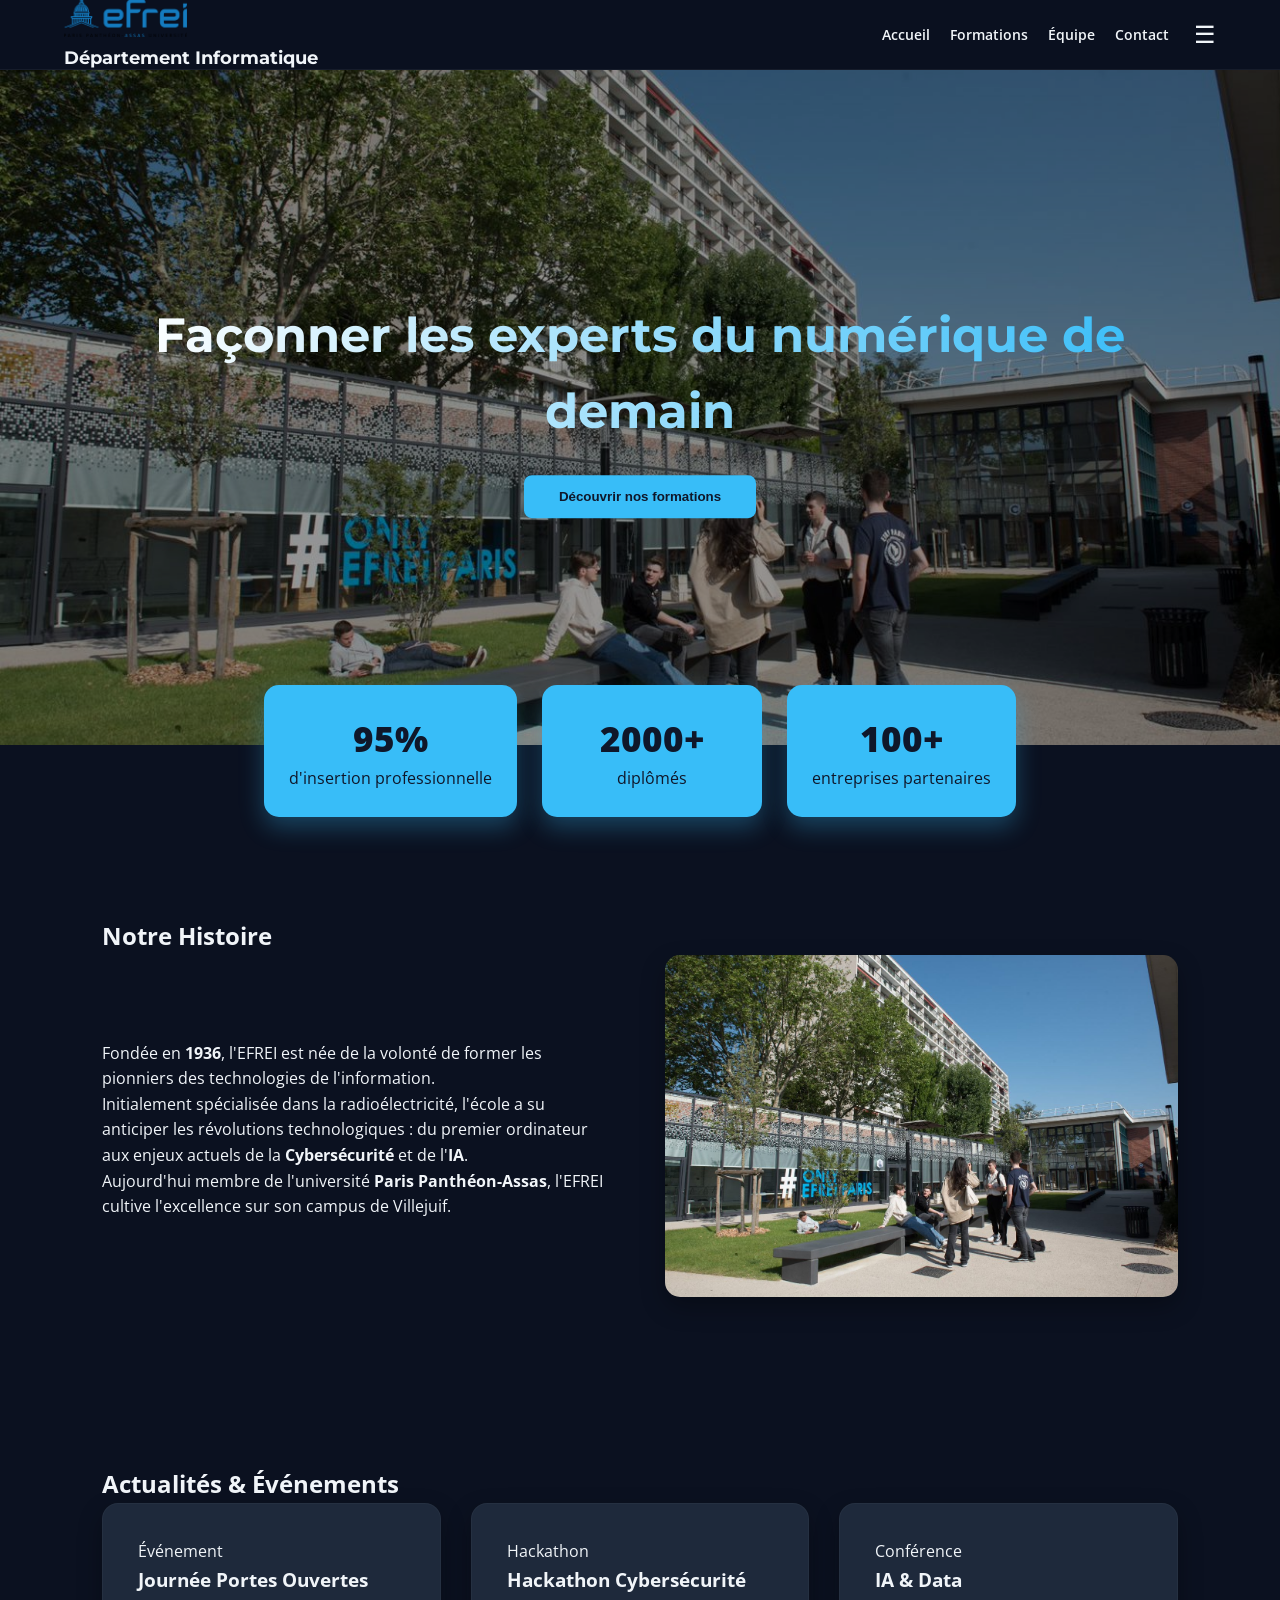
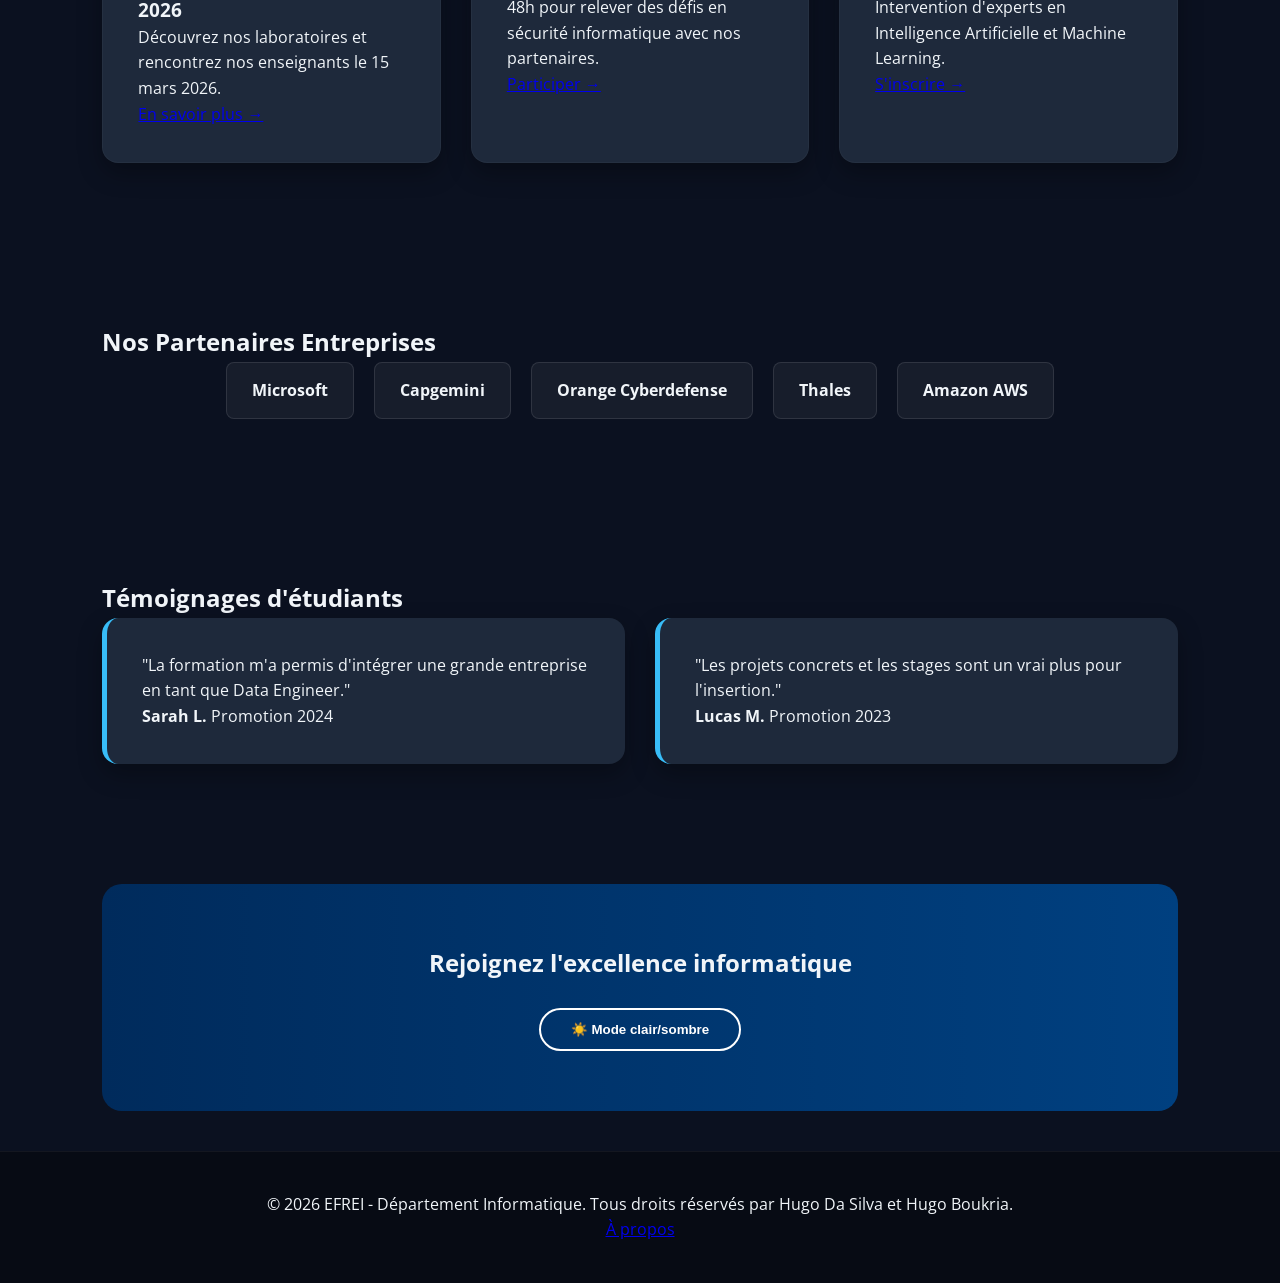
<file: index.html>
<!DOCTYPE html>
<html lang="fr">
<head>
    <meta charset="UTF-8">
    <meta name="viewport" content="width=device-width, initial-scale=1.0">
    <title>Département Informatique - EFREI</title>
    <link rel="stylesheet" href="css/style.css">
</head>

<body>

<header>
    <div class="logo-container">
        <img src="img/logo.jpg" alt="Logo EFREI">
        <h1>Département Informatique</h1>
    </div>

    <div class="nav-wrapper">
        <nav id="nav">
            <ul>
                <li><a href="index.html">Accueil</a></li>
                <li><a href="html/cours.html">Formations</a></li>
                <li><a href="html/equipe.html">Équipe</a></li>
                <li><a href="html/contact_propos.html">Contact</a></li>
            </ul>
        </nav>
        <div class="menu-toggle" onclick="toggleMenu()">☰</div>
    </div>
</header>

<section class="hero-carousel">
    <div class="carousel-container">
        <img id="carousel-image" src="img/campus.jpg" alt="Campus EFREI">
    </div>
    <div class="hero-overlay">
        <h2>Façonner les experts du numérique de demain</h2>
        <button onclick="location.href='html/cours.html'">Découvrir nos formations</button>
    </div>
</section>

<section class="stats-container">
    <div class="stat-card">
        <span class="stat-number">95%</span>
        <p class="stat-text">d'insertion professionnelle</p>
    </div>
    <div class="stat-card">
        <span class="stat-number">2000+</span>
        <p class="stat-text">diplômés</p>
    </div>
    <div class="stat-card">
        <span class="stat-number">100+</span>
        <p class="stat-text">entreprises partenaires</p>
    </div>
</section>

<section class="history-section">
    <div class="history-content">
        <h2>Notre Histoire</h2>
        <div class="history-grid">
            <div class="history-text">
                <p>Fondée en <strong>1936</strong>, l'EFREI est née de la volonté de former les pionniers des technologies de l'information.</p>
                <p>Initialement spécialisée dans la radioélectricité, l'école a su anticiper les révolutions technologiques : du premier ordinateur aux enjeux actuels de la <strong>Cybersécurité</strong> et de l'<strong>IA</strong>.</p>
                <p>Aujourd'hui membre de l'université <strong>Paris Panthéon-Assas</strong>, l'EFREI cultive l'excellence sur son campus de Villejuif.</p>
            </div>
            <div class="history-image">
                <img src="img/campus.jpg" alt="Campus EFREI">
            </div>
        </div>
    </div>
</section>

<section class="news-section">
    <h2>Actualités & Événements</h2>
    <div class="news-grid">
        <article class="news-card">
            <div class="news-badge">Événement</div>
            <h3>Journée Portes Ouvertes 2026</h3>
            <p>Découvrez nos laboratoires et rencontrez nos enseignants le 15 mars 2026.</p>
            <a href="#" class="news-link">En savoir plus →</a>
        </article>

        <article class="news-card">
            <div class="news-badge">Hackathon</div>
            <h3>Hackathon Cybersécurité</h3>
            <p>48h pour relever des défis en sécurité informatique avec nos partenaires.</p>
            <a href="#" class="news-link">Participer →</a>
        </article>

        <article class="news-card">
            <div class="news-badge">Conférence</div>
            <h3>IA & Data</h3>
            <p>Intervention d'experts en Intelligence Artificielle et Machine Learning.</p>
            <a href="#" class="news-link">S'inscrire →</a>
        </article>
    </div>
</section>

<section class="partners">
    <h2>Nos Partenaires Entreprises</h2>
    <div class="partners-grid">
        <div class="partner-item">Microsoft</div>
        <div class="partner-item">Capgemini</div>
        <div class="partner-item">Orange Cyberdefense</div>
        <div class="partner-item">Thales</div>
        <div class="partner-item">Amazon AWS</div>
    </div>
</section>

<section class="testimonials">
    <h2>Témoignages d'étudiants</h2>
    <div class="testimonial-grid">
        <div class="testimonial-card">
            <p class="quote">"La formation m'a permis d'intégrer une grande entreprise en tant que Data Engineer."</p>
            <div class="author">
                <strong>Sarah L.</strong>
                <span>Promotion 2024</span>
            </div>
        </div>

        <div class="testimonial-card">
            <p class="quote">"Les projets concrets et les stages sont un vrai plus pour l'insertion."</p>
            <div class="author">
                <strong>Lucas M.</strong>
                <span>Promotion 2023</span>
            </div>
        </div>
    </div>
</section>

<section class="cta-final">
    <div class="cta-content">
        <h2>Rejoignez l'excellence informatique</h2>
        <button class="mode-toggle-btn" onclick="toggleDarkMode()">☀️ Mode clair/sombre</button>
    </div>
</section>

<footer>
    <div class="footer-content">
        <p>© 2026 EFREI - Département Informatique. Tous droits réservés par Hugo Da Silva et Hugo Boukria.</p>
        <div class="footer-links">
            <a href="html/contact_propos.html" class="about-link">À propos</a>
        </div>
    </div>
</footer>

<script src="java/main.js"></script>
</body>
</html>
</file>
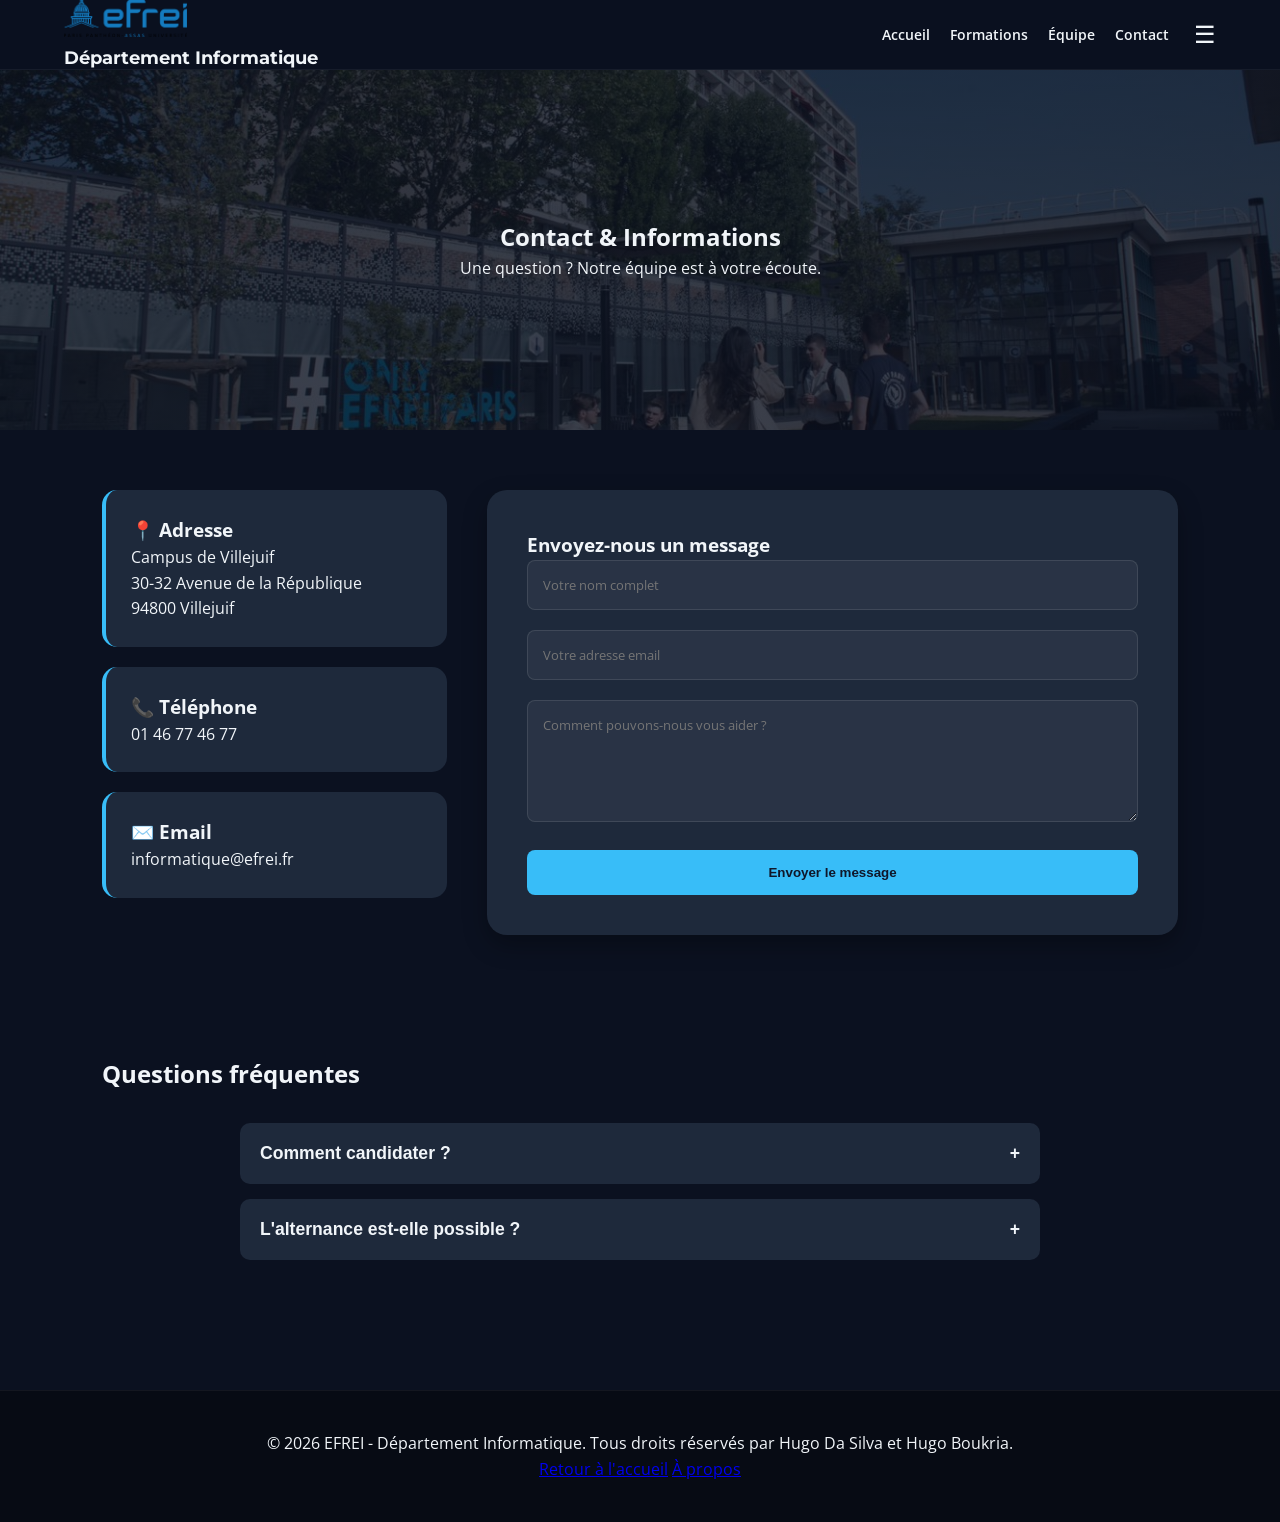
<file: html/contact_propos.html>
<!DOCTYPE html>
<html lang="fr">
<head>
    <meta charset="UTF-8">
    <meta name="viewport" content="width=device-width, initial-scale=1.0">
    <title>Contact & À propos - EFREI</title>
    <link rel="stylesheet" href="../css/style.css">
</head>

<body class="dark">

<header>
    <div class="logo-container">
        <img src="../img/logo.jpg" alt="Logo EFREI">
        <h1>Département Informatique</h1>
    </div>

    <div class="nav-wrapper">
        <nav id="nav">
            <ul>
                <li><a href="../index.html">Accueil</a></li>
                <li><a href="cours.html">Formations</a></li>
                <li><a href="equipe.html">Équipe</a></li>
                <li><a href="contact_propos.html">Contact</a></li>
            </ul>
        </nav>
        <div class="menu-toggle" onclick="toggleMenu()">☰</div>
    </div>
</header>

<section class="page-header contact-bg">
    <div class="overlay-text">
        <h2>Contact & Informations</h2>
        <p>Une question ? Notre équipe est à votre écoute.</p>
    </div>
</section>

<section class="contact-container">
    <div class="contact-info">
        <div class="info-card">
            <h3>📍 Adresse</h3>
            <p>Campus de Villejuif<br>30-32 Avenue de la République<br>94800 Villejuif</p>
        </div>
        <div class="info-card">
            <h3>📞 Téléphone</h3>
            <p>01 46 77 46 77</p>
        </div>
        <div class="info-card">
            <h3>✉️ Email</h3>
            <p>informatique@efrei.fr</p>
        </div>
    </div>

    <div class="contact-form-wrapper">
        <h3>Envoyez-nous un message</h3>
        <form id="contactForm" class="modern-form">
            <div class="form-group">
                <input type="text" id="nom" placeholder="Votre nom complet" required>
            </div>
            <div class="form-group">
                <input type="email" id="email" placeholder="Votre adresse email" required>
            </div>
            <div class="form-group">
                <textarea id="message" rows="5" placeholder="Comment pouvons-nous vous aider ?" required></textarea>
            </div>
            <button type="submit" class="submit-btn">Envoyer le message</button>
        </form>
    </div>
</section>

<section class="faq-section">
    <h2>Questions fréquentes</h2>
    <div class="faq-container">
        <div class="faq-item">
            <button class="faq-question" onclick="toggleFAQ(this)">Comment candidater ? <span>+</span></button>
            <div class="faq-answer">
                <p>Les candidatures se font principalement via Parcoursup pour les bacheliers ou via notre portail d'admission pour les admissions parallèles.</p>
            </div>
        </div>
        <div class="faq-item">
            <button class="faq-question" onclick="toggleFAQ(this)">L'alternance est-elle possible ? <span>+</span></button>
            <div class="faq-answer">
                <p>Oui, l'alternance est disponible à partir de la 3ème année de Bachelor et durant tout le Cycle Ingénieur.</p>
            </div>
        </div>
    </div>
</section>

<footer>
    <div class="footer-content">
        <p>© 2026 EFREI - Département Informatique. Tous droits réservés par Hugo Da Silva et Hugo Boukria.</p>
        <div class="footer-links">
            <a href="../index.html" class="about-link">Retour à l'accueil</a>
            <a href="contact_propos.html" class="about-link">À propos</a>
        </div>
    </div>
</footer>

<script src="../java/main.js"></script>
<script>
    // Petit script local pour l'accordéon FAQ
    function toggleFAQ(button) {
        const answer = button.nextElementSibling;
        const span = button.querySelector('span');
        
        if (answer.style.display === "block") {
            answer.style.display = "none";
            span.innerText = "+";
        } else {
            answer.style.display = "block";
            span.innerText = "-";
        }
    }
</script>
</body>
</html>
</file>
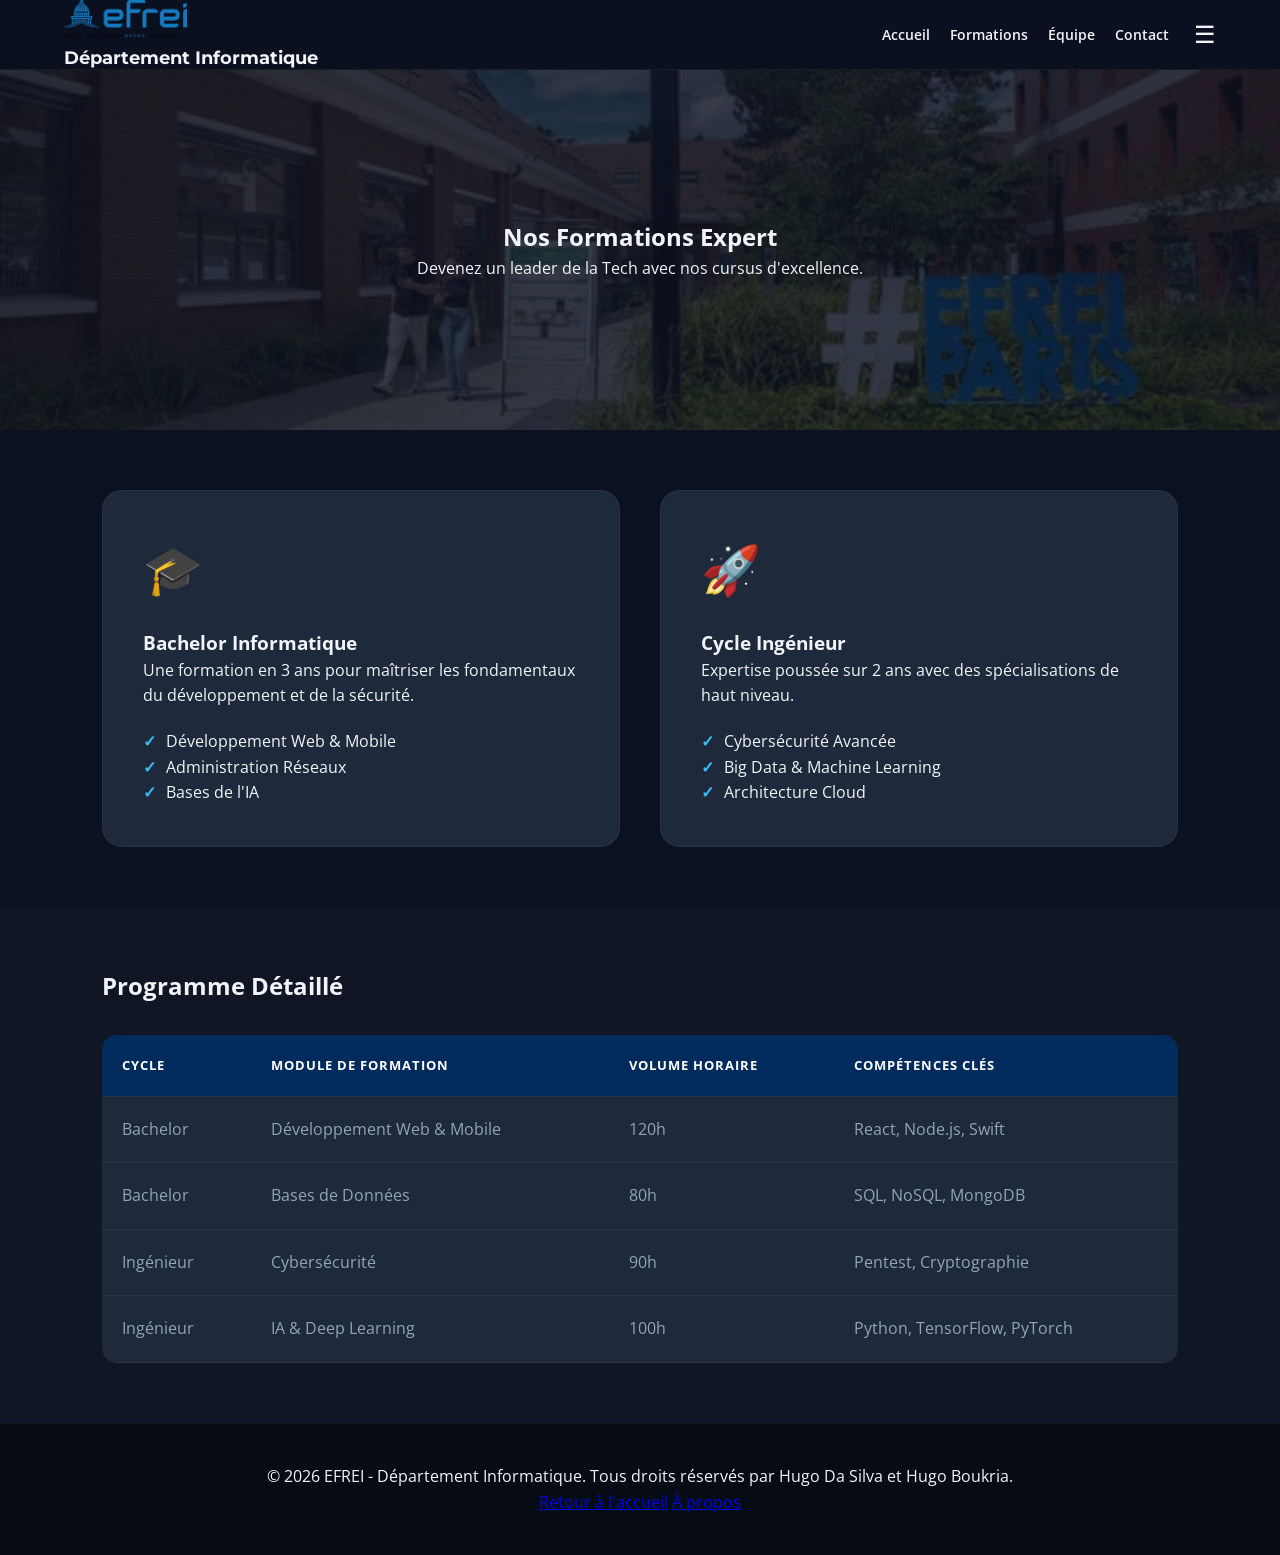
<file: html/cours.html>
<!DOCTYPE html>
<html lang="fr">
<head>
    <meta charset="UTF-8">
    <meta name="viewport" content="width=device-width, initial-scale=1.0">
    <title>Formations - EFREI</title>
    <link rel="stylesheet" href="../css/style.css">
</head>

<body class="dark">

<header>
    <div class="logo-container">
        <img src="../img/logo.jpg" alt="Logo EFREI">
        <h1>Département Informatique</h1>
    </div>

    <div class="nav-wrapper">
        <nav id="nav">
            <ul>
                <li><a href="../index.html">Accueil</a></li>
                <li><a href="cours.html">Formations</a></li>
                <li><a href="equipe.html">Équipe</a></li>
                <li><a href="contact_propos.html">Contact</a></li>
            </ul>
        </nav>
        <div class="menu-toggle" onclick="toggleMenu()">☰</div>
    </div>
</header>

<section class="page-header">
    <div class="overlay-text">
        <h2>Nos Formations Expert</h2>
        <p>Devenez un leader de la Tech avec nos cursus d'excellence.</p>
    </div>
</section>

<section class="formations-grid-section">
    <div class="formations-container">
        <div class="formation-card">
            <div class="card-icon">🎓</div>
            <h3>Bachelor Informatique</h3>
            <p>Une formation en 3 ans pour maîtriser les fondamentaux du développement et de la sécurité.</p>
            <ul>
                <li>Développement Web & Mobile</li>
                <li>Administration Réseaux</li>
                <li>Bases de l'IA</li>
            </ul>
        </div>

        <div class="formation-card">
            <div class="card-icon">🚀</div>
            <h3>Cycle Ingénieur</h3>
            <p>Expertise poussée sur 2 ans avec des spécialisations de haut niveau.</p>
            <ul>
                <li>Cybersécurité Avancée</li>
                <li>Big Data & Machine Learning</li>
                <li>Architecture Cloud</li>
            </ul>
        </div>
    </div>
</section>

<section class="program-table-section">
    <h2>Programme Détaillé</h2>
    <div class="table-container">
        <table class="modern-table">
            <thead>
                <tr>
                    <th>Cycle</th>
                    <th>Module de Formation</th>
                    <th>Volume Horaire</th>
                    <th>Compétences Clés</th>
                </tr>
            </thead>
            <tbody>
                <tr>
                    <td>Bachelor</td>
                    <td>Développement Web & Mobile</td>
                    <td>120h</td>
                    <td>React, Node.js, Swift</td>
                </tr>
                <tr>
                    <td>Bachelor</td>
                    <td>Bases de Données</td>
                    <td>80h</td>
                    <td>SQL, NoSQL, MongoDB</td>
                </tr>
                <tr>
                    <td>Ingénieur</td>
                    <td>Cybersécurité</td>
                    <td>90h</td>
                    <td>Pentest, Cryptographie</td>
                </tr>
                <tr>
                    <td>Ingénieur</td>
                    <td>IA & Deep Learning</td>
                    <td>100h</td>
                    <td>Python, TensorFlow, PyTorch</td>
                </tr>
            </tbody>
        </table>
    </div>
</section>

<footer>
    <div class="footer-content">
        <p>© 2026 EFREI - Département Informatique. Tous droits réservés par Hugo Da Silva et Hugo Boukria.</p>
        <div class="footer-links">
            <a href="../index.html" class="about-link">Retour à l'accueil</a>
            <a href="contact_propos.html" class="about-link">À propos</a>
        </div>
    </div>
</footer>

<script src="../java/main.js"></script>
</body>
</html>
</file>
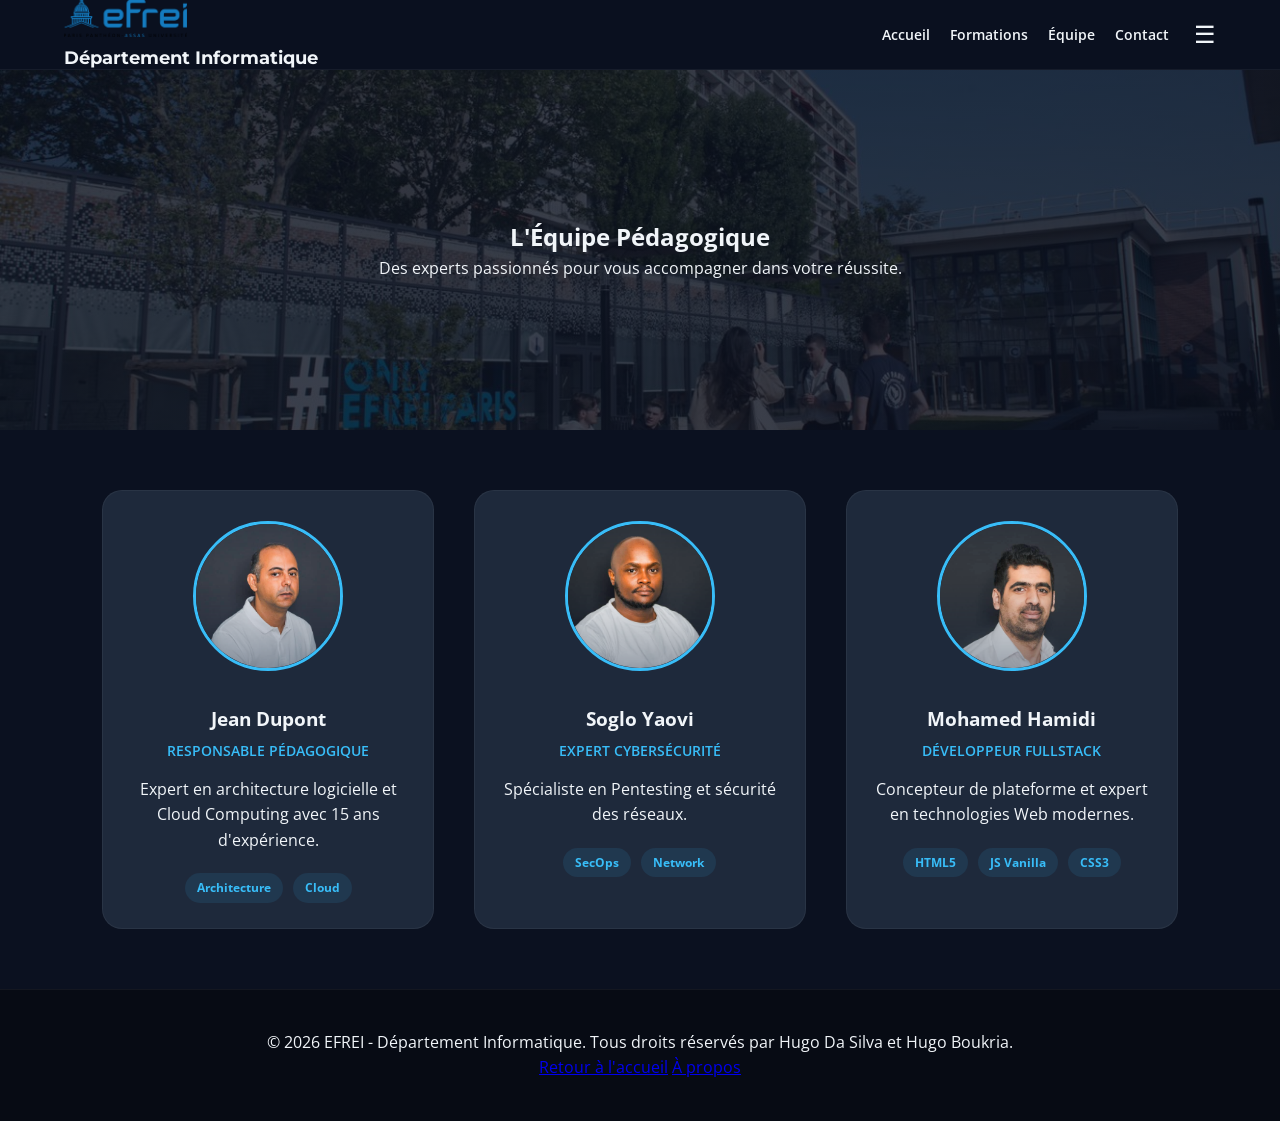
<file: html/equipe.html>
<!DOCTYPE html>
<html lang="fr">
<head>
    <meta charset="UTF-8">
    <meta name="viewport" content="width=device-width, initial-scale=1.0">
    <title>Équipe - EFREI</title>
    <link rel="stylesheet" href="../css/style.css">
</head>

<body class="dark">

<header>
    <div class="logo-container">
        <img src="../img/logo.jpg" alt="Logo EFREI">
        <h1>Département Informatique</h1>
    </div>

    <div class="nav-wrapper">
        <nav id="nav">
            <ul>
                <li><a href="../index.html">Accueil</a></li>
                <li><a href="cours.html">Formations</a></li>
                <li><a href="equipe.html">Équipe</a></li>
                <li><a href="contact_propos.html">Contact</a></li>
            </ul>
        </nav>
        <div class="menu-toggle" onclick="toggleMenu()">☰</div>
    </div>
</header>

<section class="page-header team-bg">
    <div class="overlay-text">
        <h2>L'Équipe Pédagogique</h2>
        <p>Des experts passionnés pour vous accompagner dans votre réussite.</p>
    </div>
</section>

<section class="team-section">
    <div class="team-grid">
        <div class="team-card">
            <div class="member-image">
                <img src="../img/prof1.jpg" alt="Nom du Professionnel">
            </div>
            <div class="member-info">
                <h3>Jean Dupont</h3>
                <span class="member-role">Responsable Pédagogique</span>
                <p>Expert en architecture logicielle et Cloud Computing avec 15 ans d'expérience.</p>
                <div class="member-tech">
                    <span>Architecture</span> <span>Cloud</span>
                </div>
            </div>
        </div>

        <div class="team-card">
            <div class="member-image">
                <img src="../img/prof3.jpg" alt="Nom du Professionnel">
            </div>
            <div class="member-info">
                <h3>Soglo Yaovi</h3>
                <span class="member-role">Expert Cybersécurité</span>
                <p>Spécialiste en Pentesting et sécurité des réseaux.</p>
                <div class="member-tech">
                    <span>SecOps</span> <span>Network</span>
                </div>
            </div>
        </div>

        <div class="team-card">
            <div class="member-image">
                <img src="../img/prof2.jpg" alt="Nom du Professionnel">
            </div>
            <div class="member-info">
                <h3>Mohamed Hamidi</h3>
                <span class="member-role">Développeur Fullstack</span>
                <p>Concepteur de plateforme et expert en technologies Web modernes.</p>
                <div class="member-tech">
                    <span>HTML5</span> <span>JS Vanilla</span> <span>CSS3</span>
                </div>
            </div>
        </div>
    </div>
</section>



<footer>
    <div class="footer-content">
        <p>© 2026 EFREI - Département Informatique. Tous droits réservés par Hugo Da Silva et Hugo Boukria.</p>
        <div class="footer-links">
            <a href="../index.html" class="about-link">Retour à l'accueil</a>
            <a href="contact_propos.html" class="about-link">À propos</a>
        </div>
    </div>
</footer>

<script src="../java/main.js"></script>
</body>

</html>
</file>
<file: css/style.css>
/* --- POLICES ET VARIABLES (FORCE DARK MODE PAR DÉFAUT) --- */
@import url('https://fonts.googleapis.com/css2?family=Montserrat:wght@600;700;800&family=Open+Sans:wght@400;600&display=swap');

:root {
    --bg-color: #0b1120;           
    --card-bg: #1e293b;            
    --primary-color: #002b5c;      
    --secondary-color: #38bdf8;    
    --text-color: #f1f5f9;         
    --text-muted: #94a3b8;
    --transition: 0.3s cubic-bezier(0.4, 0, 0.2, 1);
    --shadow: 0 10px 25px rgba(0, 0, 0, 0.3);
}

/* --- AJOUT : VARIABLES POUR LE MODE CLAIR --- */
body.light {
    --bg-color: #f8fafc;
    --card-bg: #ffffff;
    --text-color: #1e293b;
    --text-muted: #64748b;
    --shadow: 0 10px 25px rgba(0, 0, 0, 0.05);
}

* { margin: 0; padding: 0; box-sizing: border-box; }

body {
    font-family: 'Open Sans', sans-serif;
    background-color: var(--bg-color);
    color: var(--text-color);
    line-height: 1.6;
    /* Ajout d'une transition pour un passage fluide entre les modes */
    transition: background var(--transition), color var(--transition);
}

/* --- HEADER --- */
header {
    display: flex;
    justify-content: space-between;
    align-items: center;
    padding: 0 5%;
    height: 70px;
    background: rgba(11, 17, 32, 0.95);
    backdrop-filter: blur(12px);
    position: sticky;
    top: 0;
    z-index: 1000;
    border-bottom: 1px solid rgba(255, 255, 255, 0.05);
}

/* Ajustement du header en mode clair */
body.light header {
    background: rgba(248, 250, 252, 0.95);
    border-bottom: 1px solid rgba(0, 0, 0, 0.1);
}

.logo-container img { height: 40px; margin-right: 12px; }
.logo-container h1 { font-family: 'Montserrat'; font-size: 1.1rem; }

.nav-wrapper { display: flex; align-items: center; gap: 25px; }
nav ul { display: flex; list-style: none; gap: 20px; }
nav a { color: var(--text-color); text-decoration: none; font-weight: 600; font-size: 0.9rem; transition: var(--transition); }
nav a:hover { color: var(--secondary-color); }

.menu-toggle { font-size: 24px; cursor: pointer; color: var(--text-color); }

/* --- HERO CAROUSEL --- */
.hero-carousel {
    position: relative;
    height: 75vh;
    width: 100%;
    overflow: hidden;
}

.carousel-container {
    width: 100%;
    height: 100%;
    background: #000;
}

#carousel-image {
    width: 100%;
    height: 100%;
    object-fit: cover;
    opacity: 0.6; 
    transition: opacity 0.5s ease-in-out;
}

.hero-overlay {
    position: absolute;
    top: 50%;
    left: 50%;
    transform: translate(-50%, -50%);
    text-align: center;
    width: 80%;
    z-index: 10;
}

.hero-overlay h2 {
    font-family: 'Montserrat';
    font-size: 3rem;
    margin-bottom: 25px;
    background: linear-gradient(to right, #fff, var(--secondary-color));
    -webkit-background-clip: text;
    background-clip: text;
    color: transparent;
}

.hero-overlay button {
    padding: 14px 35px;
    border: none;
    background: var(--secondary-color);
    color: #0f172a;
    font-weight: 700;
    border-radius: 8px;
    cursor: pointer;
    transition: var(--transition);
}

.hero-overlay button:hover {
    transform: translateY(-3px);
    box-shadow: 0 0 20px rgba(56, 189, 248, 0.5);
}

/* --- STATS OVERLAP --- */
.stats-container {
    display: flex;
    justify-content: center;
    gap: 25px;
    margin-top: -60px;
    padding: 0 8%;
    position: relative;
    z-index: 15;
}

.stat-card {
    background: var(--secondary-color);
    color: #0f172a;
    padding: 25px;
    border-radius: 15px;
    text-align: center;
    min-width: 220px;
    box-shadow: 0 10px 25px rgba(56, 189, 248, 0.3);
}

.stat-number { font-size: 2.2rem; font-weight: 800; display: block; }

/* --- HISTORY & SECTIONS --- */
.history-section { 
    padding: 100px 8% 80px; 
}
.history-grid { 
    display: grid; 
    grid-template-columns: 1fr 1fr; 
    gap: 50px; 
    align-items: center; 
}
.history-image img { width: 100%; 
    border-radius: 15px; 
    box-shadow: var(--shadow); 
}

.news-section, .partners, .testimonials { 
    padding: 80px 8%; 
}
.news-grid { 
    display: grid; 
    grid-template-columns: repeat(auto-fit, minmax(300px, 1fr)); 
    gap: 30px; 
}
.news-card { 
    background: var(--card-bg); 
    padding: 35px; 
    border-radius: 16px; 
    box-shadow: var(--shadow); 
    border: 1px solid rgba(255, 255, 255, 0.03); 
}

.partners-grid { 
    display: flex; 
    justify-content: center; 
    flex-wrap: wrap; 
    gap: 20px; 
}
.partner-item {
     background: rgba(255, 255, 255, 0.05); 
     padding: 15px 25px; 
     border-radius: 8px; 
     font-weight: bold; 
     border: 1px solid rgba(255, 255, 255, 0.1); 
    }

/* Ajustement des items partenaires en mode clair */
body.light .partner-item {
    background: rgba(0, 0, 0, 0.05);
    border-color: rgba(0, 0, 0, 0.1);
}

.testimonial-grid { 
    display: grid; 
    grid-template-columns: repeat(auto-fit, minmax(320px, 1fr)); 
    gap: 30px; 
}
.testimonial-card { 
    background: var(--card-bg); 
    padding: 35px; border-radius: 16px; 
    border-left: 5px solid var(--secondary-color); 
    box-shadow: var(--shadow); 
}

/* --- FOOTER --- */
.cta-final { 
    padding: 60px 8%; 
    text-align: center; 
    background: linear-gradient(to right, var(--primary-color), #004080); 
    margin: 40px 8%; 
    border-radius: 20px; 
}

/* --- AJOUT : STYLE DU BOUTON TOGGLE --- */
.mode-toggle-btn {
    background: transparent;
    border: 2px solid white;
    color: white;
    padding: 12px 30px;
    border-radius: 50px;
    font-weight: bold;
    cursor: pointer;
    margin-top: 25px;
    transition: var(--transition);
}

.mode-toggle-btn:hover {
    transform: scale(1.05);
    background: white;
    color: var(--primary-color);
}

/* Ajustement du bouton quand le mode clair est actif */
body.light .mode-toggle-btn {
    border-color: var(--primary-color);
    color: var(--primary-color);
}

body.light .mode-toggle-btn:hover {
    background: var(--primary-color);
    color: white;
}

footer { 
    padding: 40px 8%; 
    background: #070b14; 
    text-align: center; 
    border-top: 1px solid rgba(255, 255, 255, 0.05); 
}

/* Ajustement footer mode clair */
body.light footer {
    background: #f1f5f9;
}

@media (max-width: 900px) {
    .nav-wrapper nav { 
        display: none; 
    }
    .history-grid { 
        grid-template-columns: 1fr; 
    }
    .stats-container { 
        flex-direction: column; 
        align-items: center; 
        margin-top: -30px; 
    }
    .hero-overlay h2 { 
        font-size: 2rem; 
    }
}

/* --- PAGE FORMATIONS --- */
.page-header {
    height: 40vh;
    background: linear-gradient(rgba(11, 17, 32, 0.8), rgba(11, 17, 32, 0.8)), url('../img/campus2.jpg') center/cover;
    display: flex;
    align-items: center;
    justify-content: center;
    text-align: center;
}

.formations-grid-section { padding: 60px 8%; }

.formations-container {
    display: grid;
    grid-template-columns: repeat(auto-fit, minmax(350px, 1fr));
    gap: 40px;
}

.formation-card {
    background: var(--card-bg);
    padding: 40px;
    border-radius: 20px;
    border: 1px solid rgba(255,255,255,0.05);
    transition: var(--transition);
}

.formation-card:hover { transform: translateY(-10px); border-color: var(--secondary-color); }

.card-icon { font-size: 3rem; margin-bottom: 20px; }

.formation-card ul {
    list-style: none;
    margin-top: 20px;
    text-align: left;
}

.formation-card li::before {
    content: "✓";
    color: var(--secondary-color);
    margin-right: 10px;
    font-weight: bold;
}

/* --- TABLEAU MODERNE --- */
.program-table-section { padding: 60px 8%; background: rgba(255,255,255,0.02); }

.table-container { overflow-x: auto; margin-top: 30px; }

.modern-table {
    width: 100%;
    border-collapse: collapse;
    background: var(--card-bg);
    border-radius: 15px;
    overflow: hidden;
}

.modern-table th, .modern-table td {
    padding: 20px;
    text-align: left;
    border-bottom: 1px solid rgba(255,255,255,0.05);
}

.modern-table th {
    background: var(--primary-color);
    color: white;
    text-transform: uppercase;
    font-size: 0.8rem;
    letter-spacing: 1px;
}

.modern-table tr:hover { background: rgba(56, 189, 248, 0.05); }

.modern-table td { color: var(--text-muted); }

/* --- PAGE ÉQUIPE --- */
.team-bg {
    background: linear-gradient(rgba(11, 17, 32, 0.8), rgba(11, 17, 32, 0.8)), url('../img/campus.jpg') center/cover !important;
}

.team-section { padding: 60px 8%; }

.team-grid {
    display: grid;
    grid-template-columns: repeat(auto-fit, minmax(300px, 1fr));
    gap: 40px;
}

.team-card {
    background: var(--card-bg);
    border-radius: 20px;
    overflow: hidden;
    text-align: center;
    border: 1px solid rgba(255,255,255,0.05);
    transition: var(--transition);
}

.team-card:hover {
    transform: translateY(-10px);
    border-color: var(--secondary-color);
}

.member-image {
    padding: 30px 30px 0;
}

.member-image img {
    width: 150px;
    height: 150px;
    border-radius: 50%; 
    object-fit: cover;
    border: 3px solid var(--secondary-color);
}

.member-info { padding: 25px; }

.member-info h3 { margin-bottom: 5px; color: var(--text-color); }

.member-role {
    display: block;
    color: var(--secondary-color);
    font-weight: 600;
    font-size: 0.9rem;
    margin-bottom: 15px;
    text-transform: uppercase;
}

.member-tech {
    display: flex;
    justify-content: center;
    gap: 10px;
    margin-top: 20px;
    flex-wrap: wrap;
}

.member-tech span {
    background: rgba(56, 189, 248, 0.1);
    color: var(--secondary-color);
    padding: 5px 12px;
    border-radius: 15px;
    font-size: 0.75rem;
    font-weight: bold;
}

.project-details { padding: 40px 8% 80px; }

/* --- PAGE CONTACT --- */
.contact-bg {
    background: linear-gradient(rgba(11, 17, 32, 0.8), rgba(11, 17, 32, 0.8)), url('../img/campus.jpg') center/cover !important;
}

.contact-container {
    display: grid;
    grid-template-columns: 1fr 2fr;
    gap: 40px;
    padding: 60px 8%;
}

.contact-info {
    display: flex;
    flex-direction: column;
    gap: 20px;
}

.info-card {
    background: var(--card-bg);
    padding: 25px;
    border-radius: 15px;
    border-left: 4px solid var(--secondary-color);
}

.contact-form-wrapper {
    background: var(--card-bg);
    padding: 40px;
    border-radius: 20px;
    box-shadow: var(--shadow);
}

.modern-form .form-group {
    margin-bottom: 20px;
}

.modern-form input, .modern-form textarea {
    width: 100%;
    padding: 15px;
    background: rgba(255, 255, 255, 0.05);
    border: 1px solid rgba(255, 255, 255, 0.1);
    border-radius: 8px;
    color: var(--text-color);
    font-family: inherit;
}

/* Ajustement des champs de formulaire en mode clair */
body.light .modern-form input, 
body.light .modern-form textarea {
    background: rgba(0, 0, 0, 0.03);
    border-color: rgba(0, 0, 0, 0.1);
}

.submit-btn {
    width: 100%;
    padding: 15px;
    background: var(--secondary-color);
    color: #0f172a;
    font-weight: bold;
    border: none;
    border-radius: 8px;
    cursor: pointer;
    transition: 0.3s;
}

.submit-btn:hover {
    transform: scale(1.02);
    box-shadow: 0 0 20px rgba(56, 189, 248, 0.4);
}

/* --- FAQ --- */
.faq-section { padding: 60px 8% 100px; }
.faq-container { max-width: 800px; margin: 30px auto; }

.faq-item {
    background: var(--card-bg);
    margin-bottom: 15px;
    border-radius: 10px;
    overflow: hidden;
}

.faq-question {
    width: 100%;
    padding: 20px;
    text-align: left;
    background: none;
    border: none;
    color: var(--text-color);
    font-size: 1.1rem;
    font-weight: bold;
    display: flex;
    justify-content: space-between;
    cursor: pointer;
}

.faq-answer {
    padding: 0 20px 20px;
    display: none;
    color: var(--text-muted);
}

@media (max-width: 900px) {
    .contact-container { grid-template-columns: 1fr; }
}
</file>
